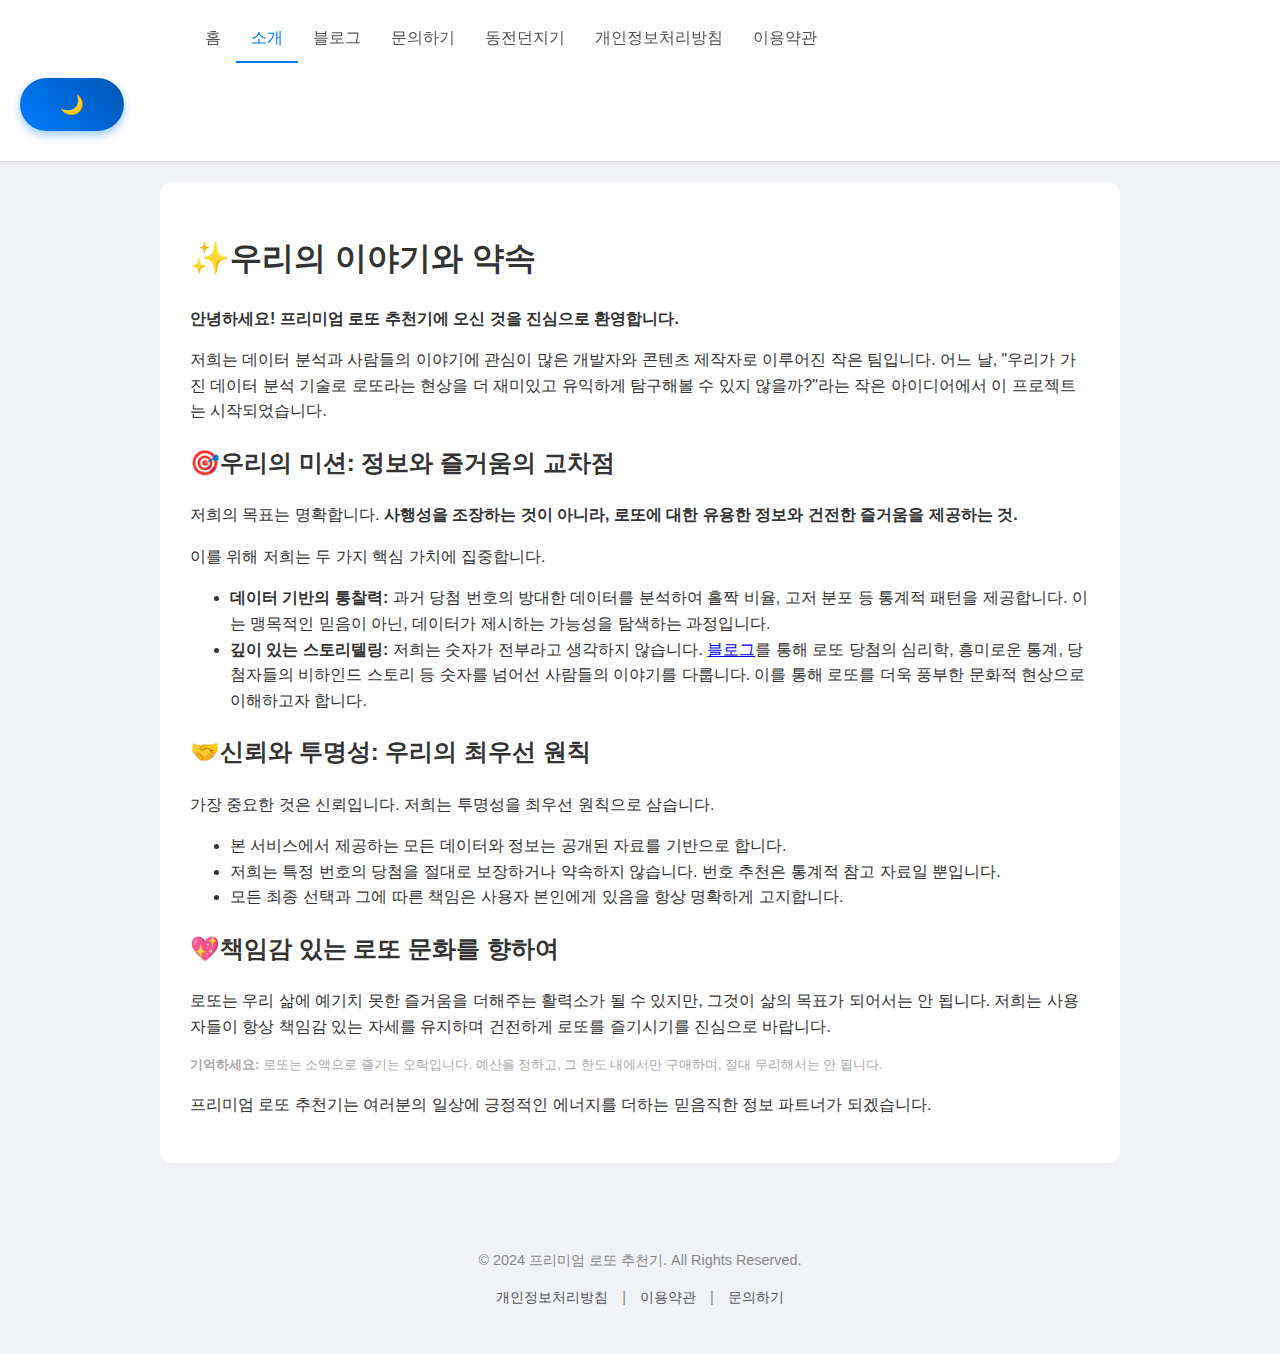
<file: about.html>
<!DOCTYPE html>
<html lang="ko">
<head>
    <meta charset="UTF-8">
    <meta name="viewport" content="width=device-width, initial-scale=1.0">
    <title>프리미엄 로또 추천기 소개 - 우리의 이야기와 약속</title>
    <link rel="stylesheet" href="style.css">
</head>
<body>
    <header>
        <nav class="top-nav">
            <a href="index.html">홈</a>
            <a href="about.html" class="active">소개</a>
            <a href="blog.html">블로그</a>
            <a href="contact.html">문의하기</a>
            <a href="coin-flip.html">동전던지기</a>
            <a href="privacy.html">개인정보처리방침</a>
            <a href="terms.html">이용약관</a>
        </nav>
        <button id="darkModeToggle" class="dark-mode-toggle">🌙</button>
    </header>

    <main class="content-page">
        <h1><span class="icon">✨</span>우리의 이야기와 약속</h1>
        
        <p><strong>안녕하세요! 프리미엄 로또 추천기에 오신 것을 진심으로 환영합니다.</strong></p>
        <p>저희는 데이터 분석과 사람들의 이야기에 관심이 많은 개발자와 콘텐츠 제작자로 이루어진 작은 팀입니다. 어느 날, "우리가 가진 데이터 분석 기술로 로또라는 현상을 더 재미있고 유익하게 탐구해볼 수 있지 않을까?"라는 작은 아이디어에서 이 프로젝트는 시작되었습니다.</p>

        <h2><span class="icon">🎯</span>우리의 미션: 정보와 즐거움의 교차점</h2>
        <p>저희의 목표는 명확합니다. <strong>사행성을 조장하는 것이 아니라, 로또에 대한 유용한 정보와 건전한 즐거움을 제공하는 것.</strong></p>
        <p>이를 위해 저희는 두 가지 핵심 가치에 집중합니다.</p>
        <ul>
            <li><strong>데이터 기반의 통찰력:</strong> 과거 당첨 번호의 방대한 데이터를 분석하여 홀짝 비율, 고저 분포 등 통계적 패턴을 제공합니다. 이는 맹목적인 믿음이 아닌, 데이터가 제시하는 가능성을 탐색하는 과정입니다.</li>
            <li><strong>깊이 있는 스토리텔링:</strong> 저희는 숫자가 전부라고 생각하지 않습니다. <a href="blog.html">블로그</a>를 통해 로또 당첨의 심리학, 흥미로운 통계, 당첨자들의 비하인드 스토리 등 숫자를 넘어선 사람들의 이야기를 다룹니다. 이를 통해 로또를 더욱 풍부한 문화적 현상으로 이해하고자 합니다.</li>
        </ul>

        <h2><span class="icon">🤝</span>신뢰와 투명성: 우리의 최우선 원칙</h2>
        <p>가장 중요한 것은 신뢰입니다. 저희는 투명성을 최우선 원칙으로 삼습니다.</p>
        <ul>
            <li>본 서비스에서 제공하는 모든 데이터와 정보는 공개된 자료를 기반으로 합니다.</li>
            <li>저희는 특정 번호의 당첨을 절대로 보장하거나 약속하지 않습니다. 번호 추천은 통계적 참고 자료일 뿐입니다.</li>
            <li>모든 최종 선택과 그에 따른 책임은 사용자 본인에게 있음을 항상 명확하게 고지합니다.</li>
        </ul>

        <h2><span class="icon">💖</span>책임감 있는 로또 문화를 향하여</h2>
        <p>로또는 우리 삶에 예기치 못한 즐거움을 더해주는 활력소가 될 수 있지만, 그것이 삶의 목표가 되어서는 안 됩니다. 저희는 사용자들이 항상 책임감 있는 자세를 유지하며 건전하게 로또를 즐기시기를 진심으로 바랍니다.</p>
        <p class="notice"><strong>기억하세요:</strong> 로또는 소액으로 즐기는 오락입니다. 예산을 정하고, 그 한도 내에서만 구매하며, 절대 무리해서는 안 됩니다.</p>
        <p>프리미엄 로또 추천기는 여러분의 일상에 긍정적인 에너지를 더하는 믿음직한 정보 파트너가 되겠습니다.</p>

    </main>

    <footer>
        <p>&copy; 2024 프리미엄 로또 추천기. All Rights Reserved.</p>
        <p>
            <a href="privacy.html">개인정보처리방침</a> | 
            <a href="terms.html">이용약관</a> | 
            <a href="contact.html">문의하기</a>
        </p>
    </footer>

<script>
// 다크 모드 스크립트
const darkModeToggle = document.getElementById('darkModeToggle');
const body = document.body;

function setTheme(theme) {
    if (theme === 'dark') {
        body.classList.add('dark-mode');
        darkModeToggle.textContent = '☀️';
    } else {
        body.classList.remove('dark-mode');
        darkModeToggle.textContent = '🌙';
    }
    localStorage.setItem('theme', theme);
}

const savedTheme = localStorage.getItem('theme') || (window.matchMedia('(prefers-color-scheme: dark)').matches ? 'dark' : 'light');
setTheme(savedTheme);

darkModeToggle.addEventListener('click', () => {
    const currentTheme = localStorage.getItem('theme') || 'light';
    const newTheme = currentTheme === 'dark' ? 'light' : 'dark';
    setTheme(newTheme);
});
</script>

</body>
</html>
</file>
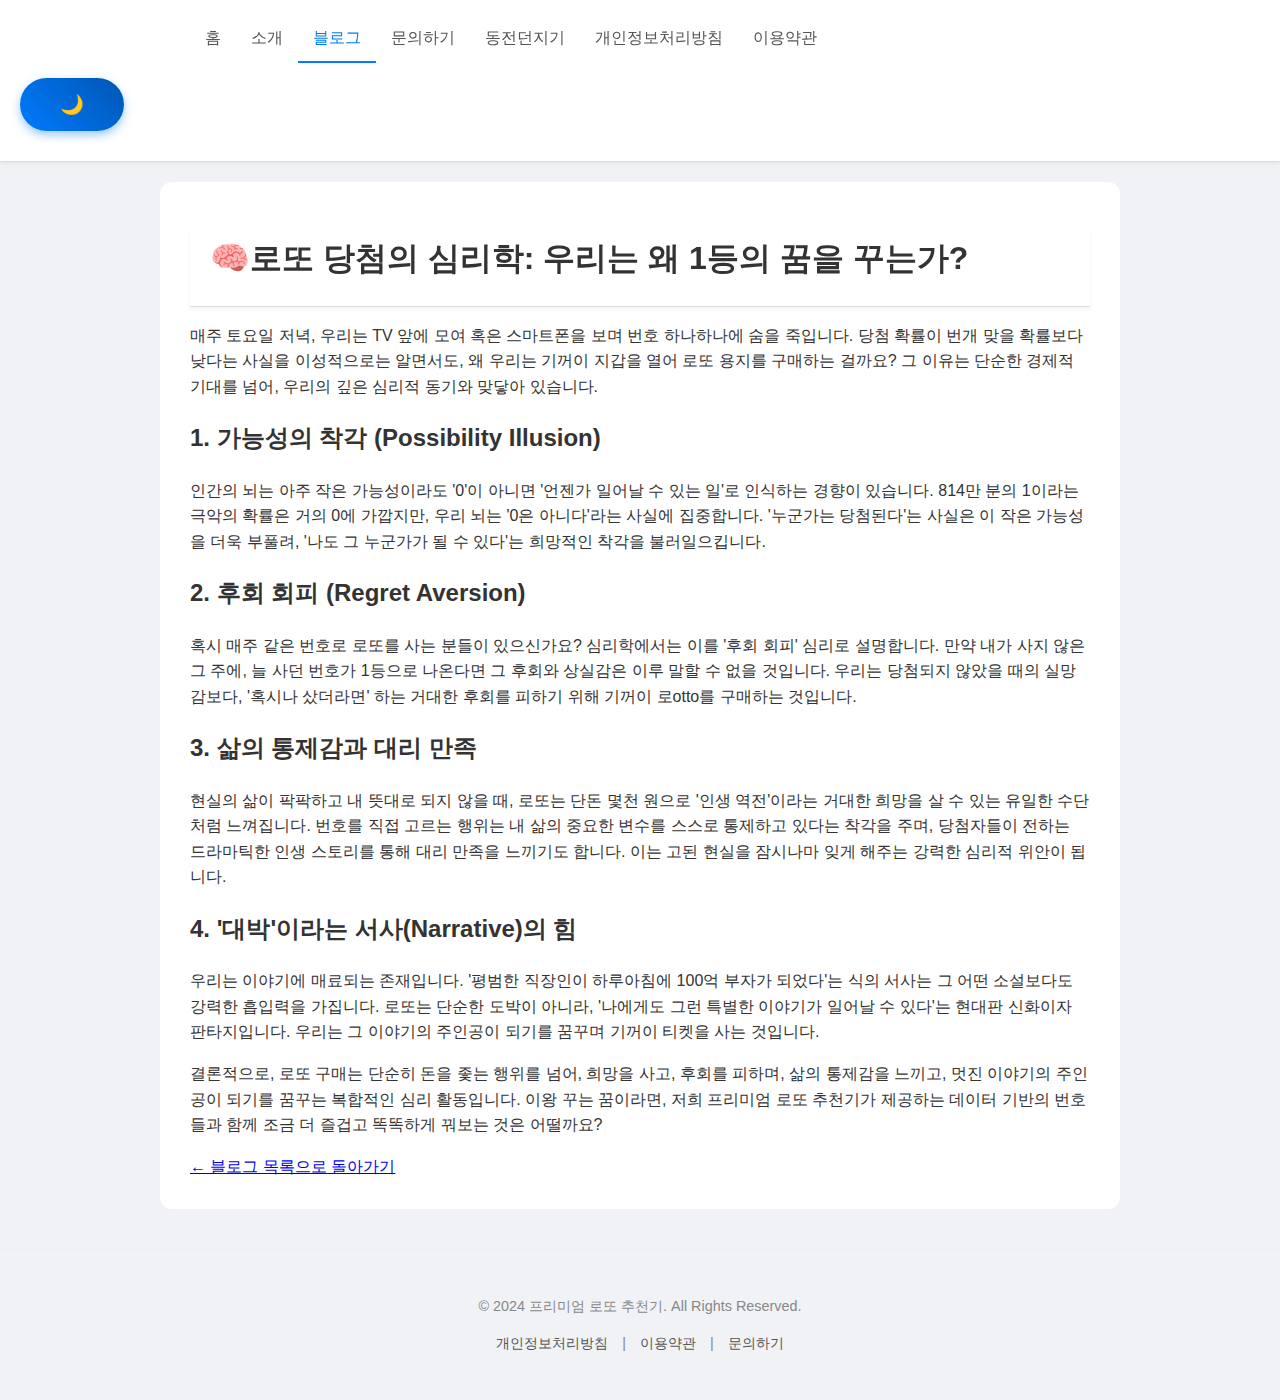
<file: blog-post-1.html>
<!DOCTYPE html>
<html lang="ko">
<head>
    <meta charset="UTF-8">
    <meta name="viewport" content="width=device-width, initial-scale=1.0">
    <title>로또 당첨의 심리학: 우리는 왜 1등의 꿈을 꾸는가? - 프리미엄 로또 추천기</title>
    <link rel="stylesheet" href="style.css">
</head>
<body>
    <header>
        <!-- 데스크톱 상단 네비게이션 -->
        <nav class="top-nav">
            <a href="index.html">홈</a>
            <a href="about.html">소개</a>
            <a href="blog.html" class="active">블로그</a>
            <a href="contact.html">문의하기</a>
            <a href="coin-flip.html">동전던지기</a>
            <a href="privacy.html">개인정보처리방침</a>
            <a href="terms.html">이용약관</a>
        </nav>
        
        <button id="darkModeToggle" class="dark-mode-toggle">🌙</button>
    </header>

    <main class="content-page blog-post">
        <article>
            <header class="blog-header">
                <h1><span class="icon">🧠</span>로또 당첨의 심리학: 우리는 왜 1등의 꿈을 꾸는가?</h1>
            </header>

            <p>매주 토요일 저녁, 우리는 TV 앞에 모여 혹은 스마트폰을 보며 번호 하나하나에 숨을 죽입니다. 당첨 확률이 번개 맞을 확률보다 낮다는 사실을 이성적으로는 알면서도, 왜 우리는 기꺼이 지갑을 열어 로또 용지를 구매하는 걸까요? 그 이유는 단순한 경제적 기대를 넘어, 우리의 깊은 심리적 동기와 맞닿아 있습니다.</p>

            <h2>1. 가능성의 착각 (Possibility Illusion)</h2>
            <p>인간의 뇌는 아주 작은 가능성이라도 '0'이 아니면 '언젠가 일어날 수 있는 일'로 인식하는 경향이 있습니다. 814만 분의 1이라는 극악의 확률은 거의 0에 가깝지만, 우리 뇌는 '0은 아니다'라는 사실에 집중합니다. '누군가는 당첨된다'는 사실은 이 작은 가능성을 더욱 부풀려, '나도 그 누군가가 될 수 있다'는 희망적인 착각을 불러일으킵니다.</p>

            <h2>2. 후회 회피 (Regret Aversion)</h2>
            <p>혹시 매주 같은 번호로 로또를 사는 분들이 있으신가요? 심리학에서는 이를 '후회 회피' 심리로 설명합니다. 만약 내가 사지 않은 그 주에, 늘 사던 번호가 1등으로 나온다면 그 후회와 상실감은 이루 말할 수 없을 것입니다. 우리는 당첨되지 않았을 때의 실망감보다, '혹시나 샀더라면' 하는 거대한 후회를 피하기 위해 기꺼이 로otto를 구매하는 것입니다.</p>

            <h2>3. 삶의 통제감과 대리 만족</h2>
            <p>현실의 삶이 팍팍하고 내 뜻대로 되지 않을 때, 로또는 단돈 몇천 원으로 '인생 역전'이라는 거대한 희망을 살 수 있는 유일한 수단처럼 느껴집니다. 번호를 직접 고르는 행위는 내 삶의 중요한 변수를 스스로 통제하고 있다는 착각을 주며, 당첨자들이 전하는 드라마틱한 인생 스토리를 통해 대리 만족을 느끼기도 합니다. 이는 고된 현실을 잠시나마 잊게 해주는 강력한 심리적 위안이 됩니다.</p>

            <h2>4. '대박'이라는 서사(Narrative)의 힘</h2>
            <p>우리는 이야기에 매료되는 존재입니다. '평범한 직장인이 하루아침에 100억 부자가 되었다'는 식의 서사는 그 어떤 소설보다도 강력한 흡입력을 가집니다. 로또는 단순한 도박이 아니라, '나에게도 그런 특별한 이야기가 일어날 수 있다'는 현대판 신화이자 판타지입니다. 우리는 그 이야기의 주인공이 되기를 꿈꾸며 기꺼이 티켓을 사는 것입니다.</p>

            <p>결론적으로, 로또 구매는 단순히 돈을 좇는 행위를 넘어, 희망을 사고, 후회를 피하며, 삶의 통제감을 느끼고, 멋진 이야기의 주인공이 되기를 꿈꾸는 복합적인 심리 활동입니다. 이왕 꾸는 꿈이라면, 저희 프리미엄 로또 추천기가 제공하는 데이터 기반의 번호들과 함께 조금 더 즐겁고 똑똑하게 꿔보는 것은 어떨까요?</p>

            <a href="blog.html" class="back-to-list">&larr; 블로그 목록으로 돌아가기</a>
        </article>
    </main>

    <footer>
        <p>&copy; 2024 프리미엄 로또 추천기. All Rights Reserved.</p>
        <p>
            <a href="privacy.html">개인정보처리방침</a> | 
            <a href="terms.html">이용약관</a> | 
            <a href="contact.html">문의하기</a>
        </p>
    </footer>

<script>
// 다크 모드 스크립트
const darkModeToggle = document.getElementById('darkModeToggle');
const body = document.body;

if (localStorage.getItem('theme') === 'dark') {
    body.classList.add('dark-mode');
    darkModeToggle.textContent = '☀️';
} else {
    body.classList.remove('dark-mode');
    darkModeToggle.textContent = '🌙';
}

darkModeToggle.addEventListener('click', () => {
    body.classList.toggle('dark-mode');
    if (body.classList.contains('dark-mode')) {
        localStorage.setItem('theme', 'dark');
        darkModeToggle.textContent = '☀️';
    } else {
        localStorage.setItem('theme', 'light');
        darkModeToggle.textContent = '🌙';
    }
});
</script>

</body>
</html>
</file>
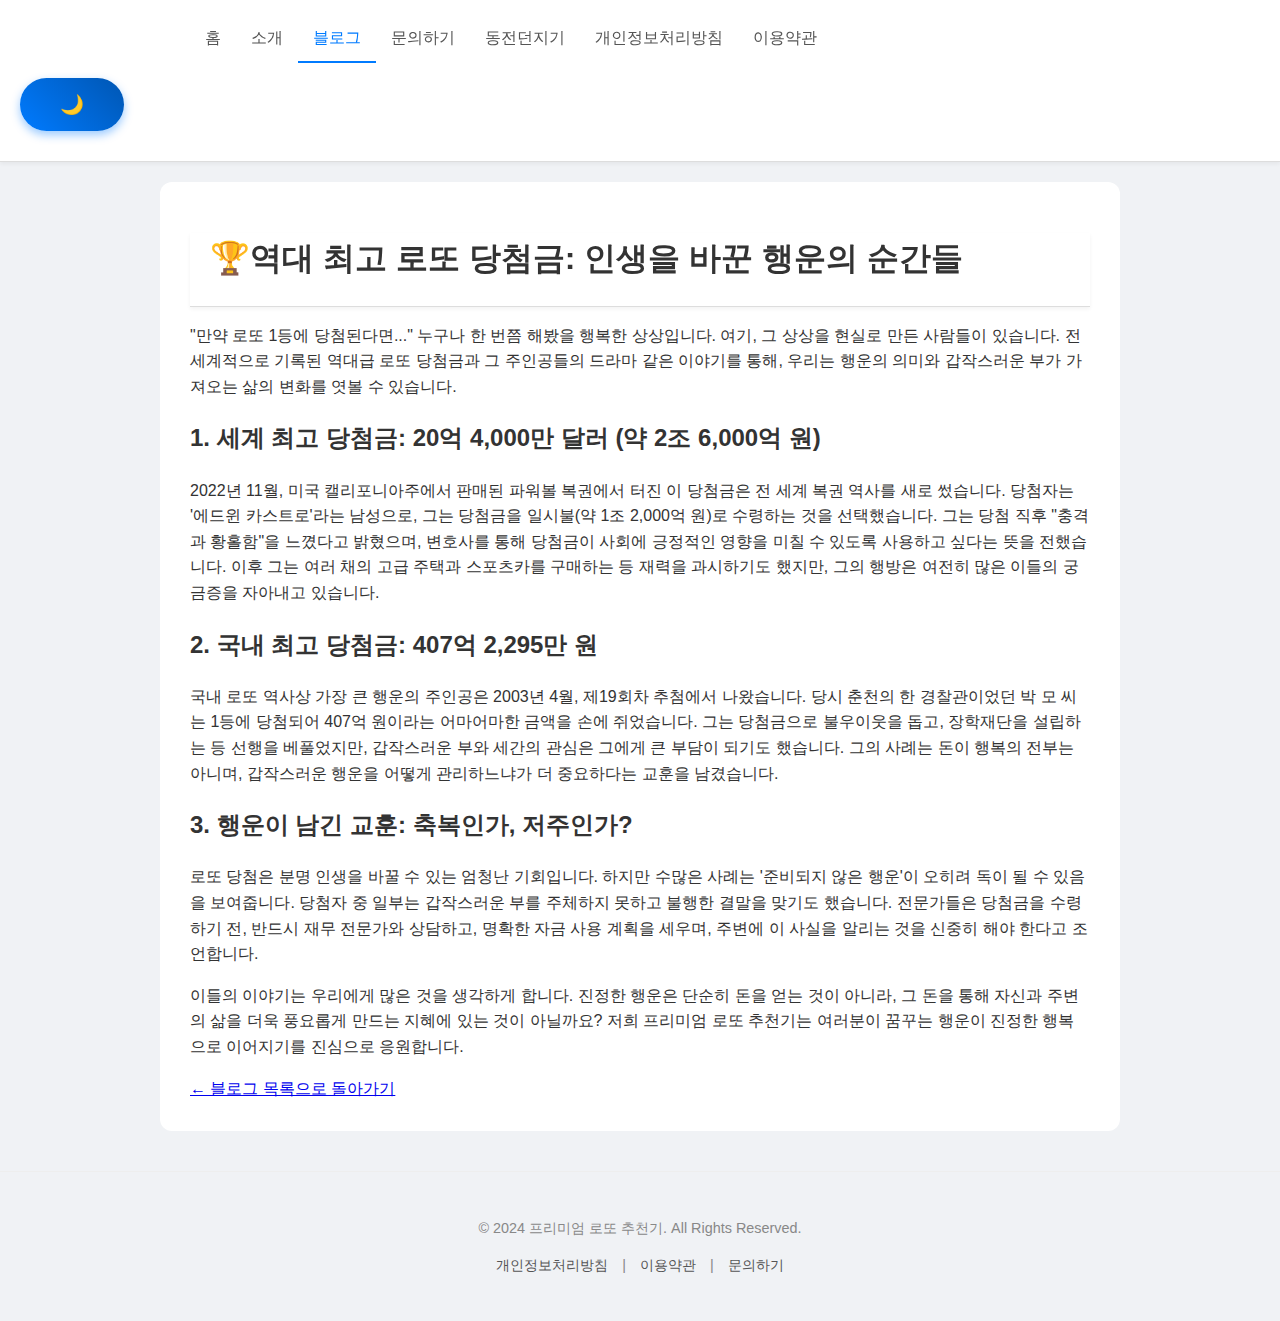
<file: blog-post-2.html>
<!DOCTYPE html>
<html lang="ko">
<head>
    <meta charset="UTF-8">
    <meta name="viewport" content="width=device-width, initial-scale=1.0">
    <title>역대 최고 로또 당첨금: 인생을 바꾼 행운의 순간들 - 프리미엄 로또 추천기</title>
    <link rel="stylesheet" href="style.css">
</head>
<body>
    <header>
        <!-- 데스크톱 상단 네비게이션 -->
        <nav class="top-nav">
            <a href="index.html">홈</a>
            <a href="about.html">소개</a>
            <a href="blog.html" class="active">블로그</a>
            <a href="contact.html">문의하기</a>
            <a href="coin-flip.html">동전던지기</a>
            <a href="privacy.html">개인정보처리방침</a>
            <a href="terms.html">이용약관</a>
        </nav>
        
        <button id="darkModeToggle" class="dark-mode-toggle">🌙</button>
    </header>

    <main class="content-page blog-post">
        <article>
            <header class="blog-header">
                <h1><span class="icon">🏆</span>역대 최고 로또 당첨금: 인생을 바꾼 행운의 순간들</h1>
            </header>

            <p>"만약 로또 1등에 당첨된다면..." 누구나 한 번쯤 해봤을 행복한 상상입니다. 여기, 그 상상을 현실로 만든 사람들이 있습니다. 전 세계적으로 기록된 역대급 로또 당첨금과 그 주인공들의 드라마 같은 이야기를 통해, 우리는 행운의 의미와 갑작스러운 부가 가져오는 삶의 변화를 엿볼 수 있습니다.</p>

            <h2>1. 세계 최고 당첨금: 20억 4,000만 달러 (약 2조 6,000억 원)</h2>
            <p>2022년 11월, 미국 캘리포니아주에서 판매된 파워볼 복권에서 터진 이 당첨금은 전 세계 복권 역사를 새로 썼습니다. 당첨자는 '에드윈 카스트로'라는 남성으로, 그는 당첨금을 일시불(약 1조 2,000억 원)로 수령하는 것을 선택했습니다. 그는 당첨 직후 "충격과 황홀함"을 느꼈다고 밝혔으며, 변호사를 통해 당첨금이 사회에 긍정적인 영향을 미칠 수 있도록 사용하고 싶다는 뜻을 전했습니다. 이후 그는 여러 채의 고급 주택과 스포츠카를 구매하는 등 재력을 과시하기도 했지만, 그의 행방은 여전히 많은 이들의 궁금증을 자아내고 있습니다.</p>

            <h2>2. 국내 최고 당첨금: 407억 2,295만 원</h2>
            <p>국내 로또 역사상 가장 큰 행운의 주인공은 2003년 4월, 제19회차 추첨에서 나왔습니다. 당시 춘천의 한 경찰관이었던 박 모 씨는 1등에 당첨되어 407억 원이라는 어마어마한 금액을 손에 쥐었습니다. 그는 당첨금으로 불우이웃을 돕고, 장학재단을 설립하는 등 선행을 베풀었지만, 갑작스러운 부와 세간의 관심은 그에게 큰 부담이 되기도 했습니다. 그의 사례는 돈이 행복의 전부는 아니며, 갑작스러운 행운을 어떻게 관리하느냐가 더 중요하다는 교훈을 남겼습니다.</p>

            <h2>3. 행운이 남긴 교훈: 축복인가, 저주인가?</h2>
            <p>로또 당첨은 분명 인생을 바꿀 수 있는 엄청난 기회입니다. 하지만 수많은 사례는 '준비되지 않은 행운'이 오히려 독이 될 수 있음을 보여줍니다. 당첨자 중 일부는 갑작스러운 부를 주체하지 못하고 불행한 결말을 맞기도 했습니다. 전문가들은 당첨금을 수령하기 전, 반드시 재무 전문가와 상담하고, 명확한 자금 사용 계획을 세우며, 주변에 이 사실을 알리는 것을 신중히 해야 한다고 조언합니다.</p>

            <p>이들의 이야기는 우리에게 많은 것을 생각하게 합니다. 진정한 행운은 단순히 돈을 얻는 것이 아니라, 그 돈을 통해 자신과 주변의 삶을 더욱 풍요롭게 만드는 지혜에 있는 것이 아닐까요? 저희 프리미엄 로또 추천기는 여러분이 꿈꾸는 행운이 진정한 행복으로 이어지기를 진심으로 응원합니다.</p>

            <a href="blog.html" class="back-to-list">&larr; 블로그 목록으로 돌아가기</a>
        </article>
    </main>

    <footer>
        <p>&copy; 2024 프리미엄 로또 추천기. All Rights Reserved.</p>
        <p>
            <a href="privacy.html">개인정보처리방침</a> | 
            <a href="terms.html">이용약관</a> | 
            <a href="contact.html">문의하기</a>
        </p>
    </footer>

<script>
// 다크 모드 스크립트
const darkModeToggle = document.getElementById('darkModeToggle');
const body = document.body;

if (localStorage.getItem('theme') === 'dark') {
    body.classList.add('dark-mode');
    darkModeToggle.textContent = '☀️';
} else {
    body.classList.remove('dark-mode');
    darkModeToggle.textContent = '🌙';
}

darkModeToggle.addEventListener('click', () => {
    body.classList.toggle('dark-mode');
    if (body.classList.contains('dark-mode')) {
        localStorage.setItem('theme', 'dark');
        darkModeToggle.textContent = '☀️';
    } else {
        localStorage.setItem('theme', 'light');
        darkModeToggle.textContent = '🌙';
    }
});
</script>

</body>
</html>
</file>
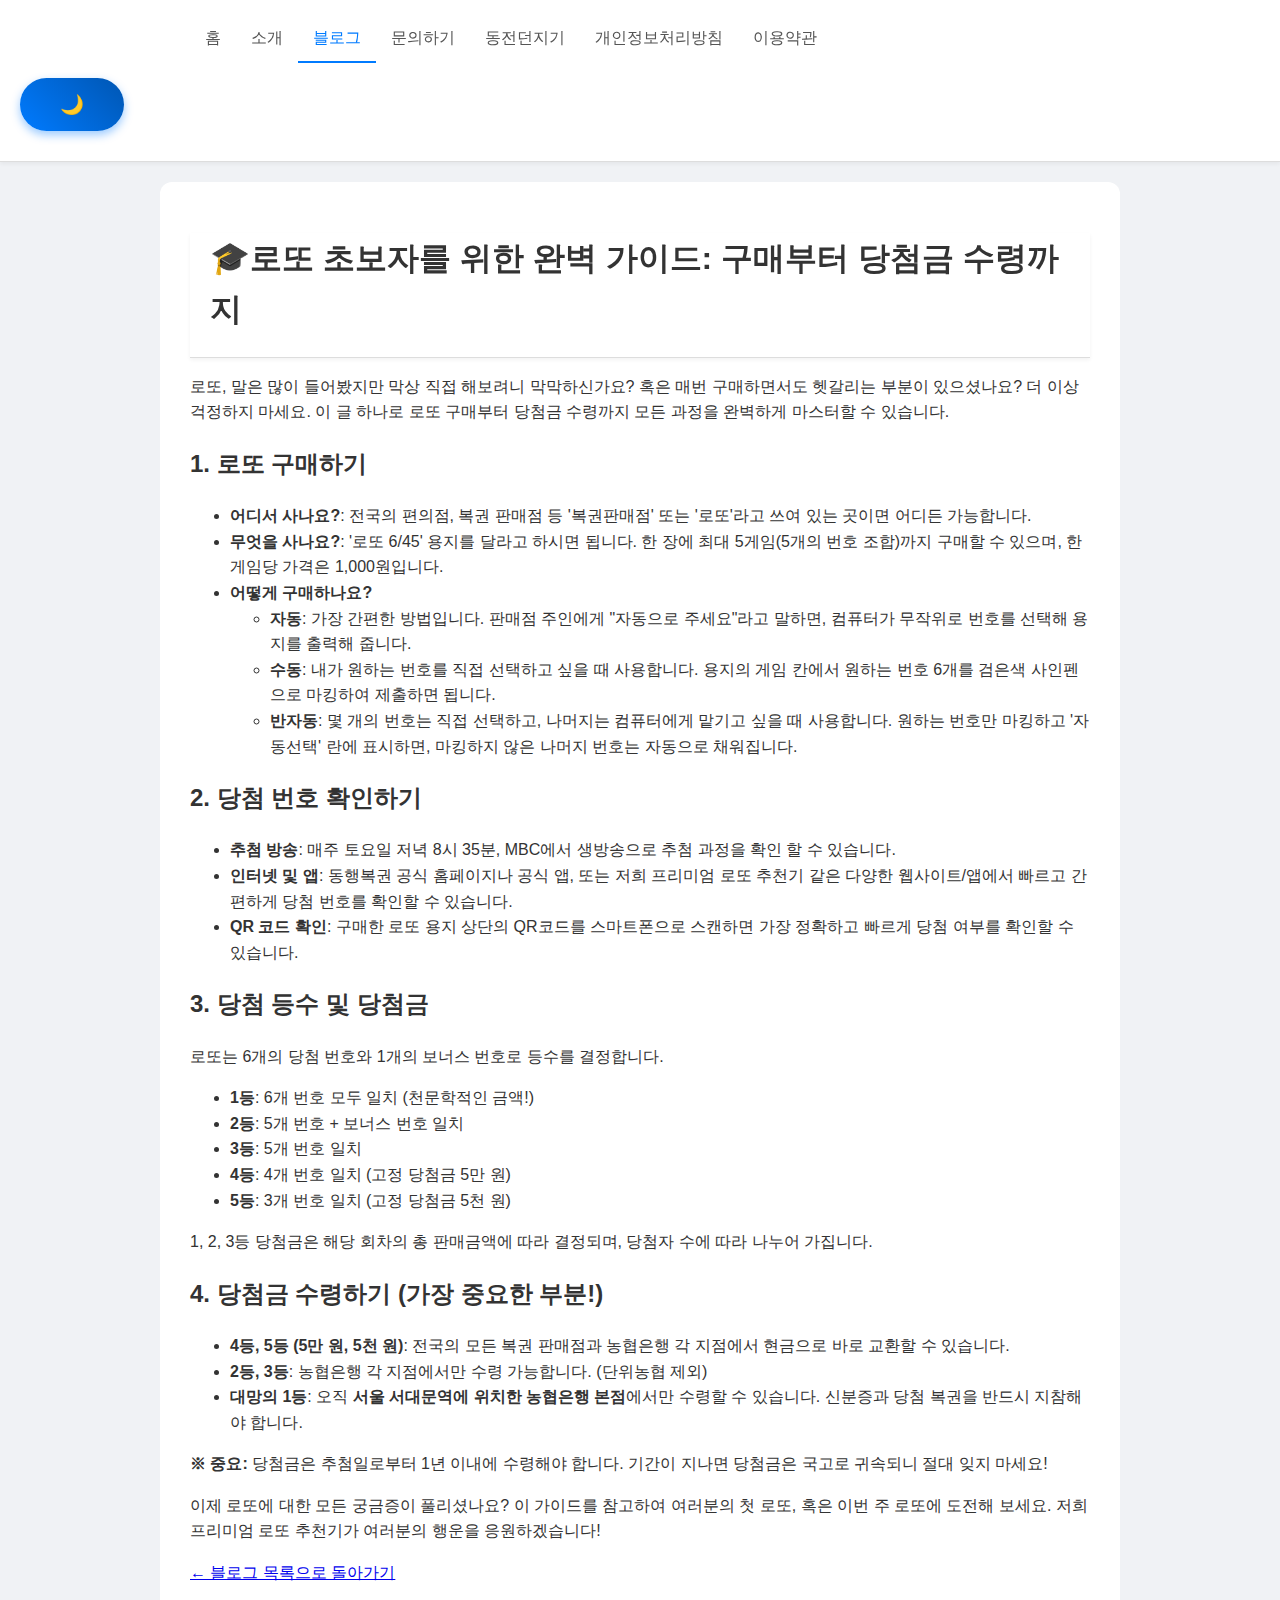
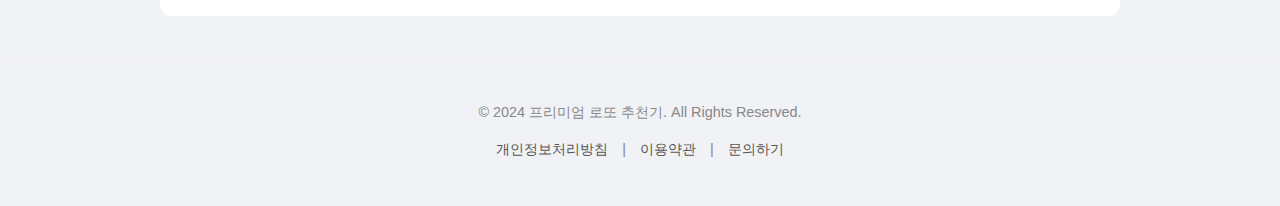
<file: blog-post-3.html>
<!DOCTYPE html>
<html lang="ko">
<head>
    <meta charset="UTF-8">
    <meta name="viewport" content="width=device-width, initial-scale=1.0">
    <title>로또 초보자를 위한 완벽 가이드: 구매부터 당첨금 수령까지 - 프리미엄 로또 추천기</title>
    <link rel="stylesheet" href="style.css">
</head>
<body>
    <header>
        <!-- 데스크톱 상단 네비게이션 -->
        <nav class="top-nav">
            <a href="index.html">홈</a>
            <a href="about.html">소개</a>
            <a href="blog.html" class="active">블로그</a>
            <a href="contact.html">문의하기</a>
            <a href="coin-flip.html">동전던지기</a>
            <a href="privacy.html">개인정보처리방침</a>
            <a href="terms.html">이용약관</a>
        </nav>
        
        <button id="darkModeToggle" class="dark-mode-toggle">🌙</button>
    </header>

    <main class="content-page blog-post">
        <article>
            <header class="blog-header">
                <h1><span class="icon">🎓</span>로또 초보자를 위한 완벽 가이드: 구매부터 당첨금 수령까지</h1>
            </header>

            <p>로또, 말은 많이 들어봤지만 막상 직접 해보려니 막막하신가요? 혹은 매번 구매하면서도 헷갈리는 부분이 있으셨나요? 더 이상 걱정하지 마세요. 이 글 하나로 로또 구매부터 당첨금 수령까지 모든 과정을 완벽하게 마스터할 수 있습니다.</p>

            <h2>1. 로또 구매하기</h2>
            <ul>
                <li><strong>어디서 사나요?</strong>: 전국의 편의점, 복권 판매점 등 '복권판매점' 또는 '로또'라고 쓰여 있는 곳이면 어디든 가능합니다.</li>
                <li><strong>무엇을 사나요?</strong>: '로또 6/45' 용지를 달라고 하시면 됩니다. 한 장에 최대 5게임(5개의 번호 조합)까지 구매할 수 있으며, 한 게임당 가격은 1,000원입니다.</li>
                <li><strong>어떻게 구매하나요?</strong>
                    <ul>
                        <li><strong>자동</strong>: 가장 간편한 방법입니다. 판매점 주인에게 "자동으로 주세요"라고 말하면, 컴퓨터가 무작위로 번호를 선택해 용지를 출력해 줍니다.</li>
                        <li><strong>수동</strong>: 내가 원하는 번호를 직접 선택하고 싶을 때 사용합니다. 용지의 게임 칸에서 원하는 번호 6개를 검은색 사인펜으로 마킹하여 제출하면 됩니다.</li>
                        <li><strong>반자동</strong>: 몇 개의 번호는 직접 선택하고, 나머지는 컴퓨터에게 맡기고 싶을 때 사용합니다. 원하는 번호만 마킹하고 '자동선택' 란에 표시하면, 마킹하지 않은 나머지 번호는 자동으로 채워집니다.</li>
                    </ul>
                </li>
            </ul>

            <h2>2. 당첨 번호 확인하기</h2>
            <ul>
                <li><strong>추첨 방송</strong>: 매주 토요일 저녁 8시 35분, MBC에서 생방송으로 추첨 과정을 확인 할 수 있습니다.</li>
                <li><strong>인터넷 및 앱</strong>: 동행복권 공식 홈페이지나 공식 앱, 또는 저희 프리미엄 로또 추천기 같은 다양한 웹사이트/앱에서 빠르고 간편하게 당첨 번호를 확인할 수 있습니다.</li>
                <li><strong>QR 코드 확인</strong>: 구매한 로또 용지 상단의 QR코드를 스마트폰으로 스캔하면 가장 정확하고 빠르게 당첨 여부를 확인할 수 있습니다.</li>
            </ul>

            <h2>3. 당첨 등수 및 당첨금</h2>
            <p>로또는 6개의 당첨 번호와 1개의 보너스 번호로 등수를 결정합니다.</p>
            <ul>
                <li><strong>1등</strong>: 6개 번호 모두 일치 (천문학적인 금액!)</li>
                <li><strong>2등</strong>: 5개 번호 + 보너스 번호 일치</li>
                <li><strong>3등</strong>: 5개 번호 일치</li>
                <li><strong>4등</strong>: 4개 번호 일치 (고정 당첨금 5만 원)</li>
                <li><strong>5등</strong>: 3개 번호 일치 (고정 당첨금 5천 원)</li>
            </ul>
            <p>1, 2, 3등 당첨금은 해당 회차의 총 판매금액에 따라 결정되며, 당첨자 수에 따라 나누어 가집니다.</p>

            <h2>4. 당첨금 수령하기 (가장 중요한 부분!)</h2>
            <ul>
                <li><strong>4등, 5등 (5만 원, 5천 원)</strong>: 전국의 모든 복권 판매점과 농협은행 각 지점에서 현금으로 바로 교환할 수 있습니다.</li>
                <li><strong>2등, 3등</strong>: 농협은행 각 지점에서만 수령 가능합니다. (단위농협 제외)</li>
                <li><strong>대망의 1등</strong>: 오직 <strong>서울 서대문역에 위치한 농협은행 본점</strong>에서만 수령할 수 있습니다. 신분증과 당첨 복권을 반드시 지참해야 합니다.</li>
            </ul>
            <p><strong>※ 중요:</strong> 당첨금은 추첨일로부터 1년 이내에 수령해야 합니다. 기간이 지나면 당첨금은 국고로 귀속되니 절대 잊지 마세요!</p>

            <p>이제 로또에 대한 모든 궁금증이 풀리셨나요? 이 가이드를 참고하여 여러분의 첫 로또, 혹은 이번 주 로또에 도전해 보세요. 저희 프리미엄 로또 추천기가 여러분의 행운을 응원하겠습니다!</p>

            <a href="blog.html" class="back-to-list">&larr; 블로그 목록으로 돌아가기</a>
        </article>
    </main>

    <footer>
        <p>&copy; 2024 프리미엄 로또 추천기. All Rights Reserved.</p>
        <p>
            <a href="privacy.html">개인정보처리방침</a> | 
            <a href="terms.html">이용약관</a> | 
            <a href="contact.html">문의하기</a>
        </p>
    </footer>

<script>
// 다크 모드 스크립트
const darkModeToggle = document.getElementById('darkModeToggle');
const body = document.body;

if (localStorage.getItem('theme') === 'dark') {
    body.classList.add('dark-mode');
    darkModeToggle.textContent = '☀️';
} else {
    body.classList.remove('dark-mode');
    darkModeToggle.textContent = '🌙';
}

darkModeToggle.addEventListener('click', () => {
    body.classList.toggle('dark-mode');
    if (body.classList.contains('dark-mode')) {
        localStorage.setItem('theme', 'dark');
        darkModeToggle.textContent = '☀️';
    } else {
        localStorage.setItem('theme', 'light');
        darkModeToggle.textContent = '🌙';
    }
});
</script>

</body>
</html>
</file>
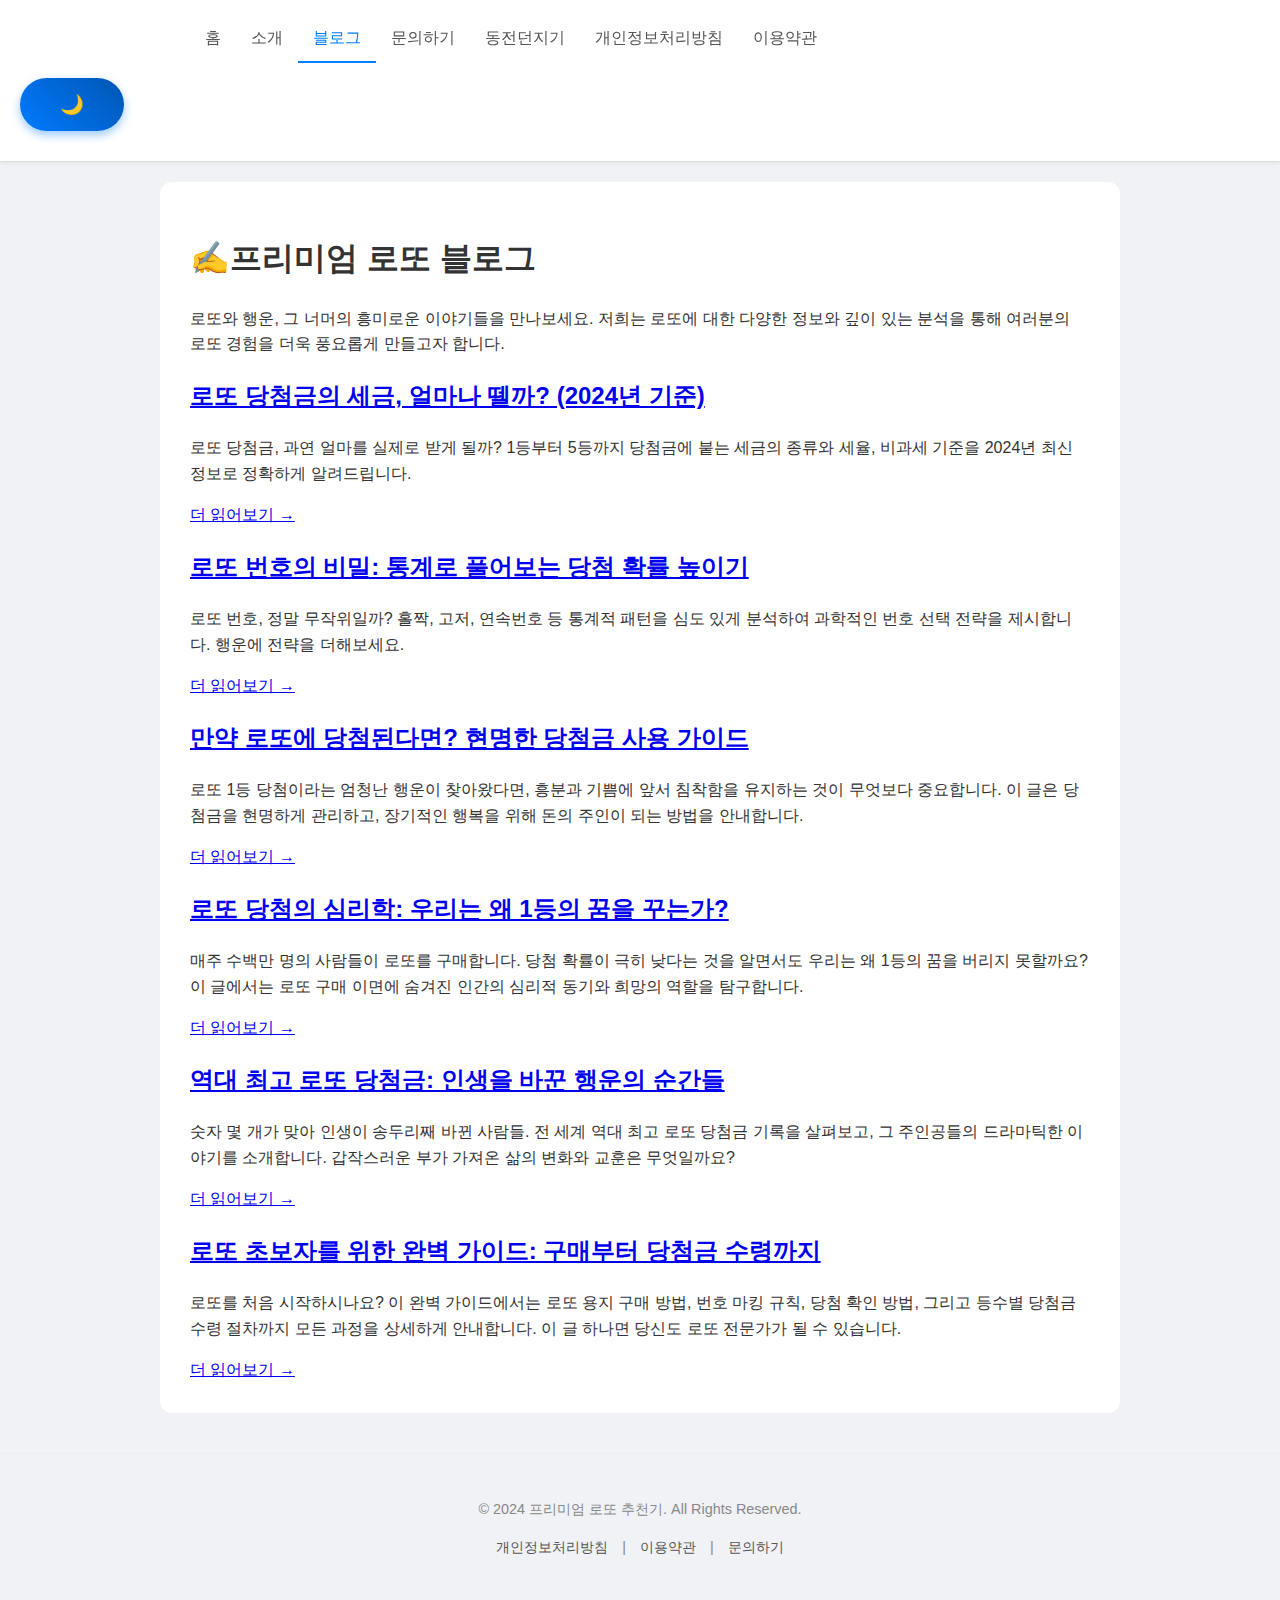
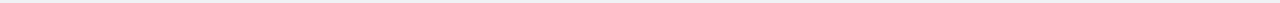
<file: blog.html>
<!DOCTYPE html>
<html lang="ko">
<head>
    <meta charset="UTF-8">
    <meta name="viewport" content="width=device-width, initial-scale=1.0">
    <title>블로그 - 로또에 대한 깊이 있는 이야기</title>
    <link rel="stylesheet" href="style.css">
</head>
<body>
    <header>
        <nav class="top-nav">
            <a href="index.html">홈</a>
            <a href="about.html">소개</a>
            <a href="blog.html" class="active">블로그</a>
            <a href="contact.html">문의하기</a>
            <a href="coin-flip.html">동전던지기</a>
            <a href="privacy.html">개인정보처리방침</a>
            <a href="terms.html">이용약관</a>
        </nav>
        <button id="darkModeToggle" class="dark-mode-toggle">🌙</button>
    </header>

    <main class="content-page">
        <h1><span class="icon">✍️</span>프리미엄 로또 블로그</h1>
        <p>로또와 행운, 그 너머의 흥미로운 이야기들을 만나보세요. 저희는 로또에 대한 다양한 정보와 깊이 있는 분석을 통해 여러분의 로또 경험을 더욱 풍요롭게 만들고자 합니다.</p>

        <section class="blog-list">
            <article class="blog-post-summary">
                <h2><a href="blog-post-6.html">로또 당첨금의 세금, 얼마나 뗄까? (2024년 기준)</a></h2>
                <p>로또 당첨금, 과연 얼마를 실제로 받게 될까? 1등부터 5등까지 당첨금에 붙는 세금의 종류와 세율, 비과세 기준을 2024년 최신 정보로 정확하게 알려드립니다.</p>
                <a href="blog-post-6.html" class="read-more">더 읽어보기 &rarr;</a>
            </article>

            <article class="blog-post-summary">
                <h2><a href="blog-post-5.html">로또 번호의 비밀: 통계로 풀어보는 당첨 확률 높이기</a></h2>
                <p>로또 번호, 정말 무작위일까? 홀짝, 고저, 연속번호 등 통계적 패턴을 심도 있게 분석하여 과학적인 번호 선택 전략을 제시합니다. 행운에 전략을 더해보세요.</p>
                <a href="blog-post-5.html" class="read-more">더 읽어보기 &rarr;</a>
            </article>

            <article class="blog-post-summary">
                <h2><a href="blog-post-4.html">만약 로또에 당첨된다면? 현명한 당첨금 사용 가이드</a></h2>
                <p>로또 1등 당첨이라는 엄청난 행운이 찾아왔다면, 흥분과 기쁨에 앞서 침착함을 유지하는 것이 무엇보다 중요합니다. 이 글은 당첨금을 현명하게 관리하고, 장기적인 행복을 위해 돈의 주인이 되는 방법을 안내합니다.</p>
                <a href="blog-post-4.html" class="read-more">더 읽어보기 &rarr;</a>
            </article>

            <article class="blog-post-summary">
                <h2><a href="blog-post-1.html">로또 당첨의 심리학: 우리는 왜 1등의 꿈을 꾸는가?</a></h2>
                <p>매주 수백만 명의 사람들이 로또를 구매합니다. 당첨 확률이 극히 낮다는 것을 알면서도 우리는 왜 1등의 꿈을 버리지 못할까요? 이 글에서는 로또 구매 이면에 숨겨진 인간의 심리적 동기와 희망의 역할을 탐구합니다.</p>
                <a href="blog-post-1.html" class="read-more">더 읽어보기 &rarr;</a>
            </article>

            <article class="blog-post-summary">
                <h2><a href="blog-post-2.html">역대 최고 로또 당첨금: 인생을 바꾼 행운의 순간들</a></h2>
                <p>숫자 몇 개가 맞아 인생이 송두리째 바뀐 사람들. 전 세계 역대 최고 로또 당첨금 기록을 살펴보고, 그 주인공들의 드라마틱한 이야기를 소개합니다. 갑작스러운 부가 가져온 삶의 변화와 교훈은 무엇일까요?</p>
                <a href="blog-post-2.html" class="read-more">더 읽어보기 &rarr;</a>
            </article>

            <article class="blog-post-summary">
                <h2><a href="blog-post-3.html">로또 초보자를 위한 완벽 가이드: 구매부터 당첨금 수령까지</a></h2>
                <p>로또를 처음 시작하시나요? 이 완벽 가이드에서는 로또 용지 구매 방법, 번호 마킹 규칙, 당첨 확인 방법, 그리고 등수별 당첨금 수령 절차까지 모든 과정을 상세하게 안내합니다. 이 글 하나면 당신도 로또 전문가가 될 수 있습니다.</p>
                <a href="blog-post-3.html" class="read-more">더 읽어보기 &rarr;</a>
            </article>
        </section>
    </main>

    <footer>
        <p>&copy; 2024 프리미엄 로또 추천기. All Rights Reserved.</p>
        <p>
            <a href="privacy.html">개인정보처리방침</a> | 
            <a href="terms.html">이용약관</a> | 
            <a href="contact.html">문의하기</a>
        </p>
    </footer>

<script>
// 다크 모드 스크립트
const darkModeToggle = document.getElementById('darkModeToggle');
const body = document.body;

function setTheme(theme) {
    if (theme === 'dark') {
        body.classList.add('dark-mode');
        darkModeToggle.textContent = '☀️';
    } else {
        body.classList.remove('dark-mode');
        darkModeToggle.textContent = '🌙';
    }
    localStorage.setItem('theme', theme);
}

const savedTheme = localStorage.getItem('theme') || (window.matchMedia('(prefers-color-scheme: dark)').matches ? 'dark' : 'light');
setTheme(savedTheme);

darkModeToggle.addEventListener('click', () => {
    const currentTheme = localStorage.getItem('theme') || 'light';
    const newTheme = currentTheme === 'dark' ? 'light' : 'dark';
    setTheme(newTheme);
});
</script>

</body>
</html>
</file>
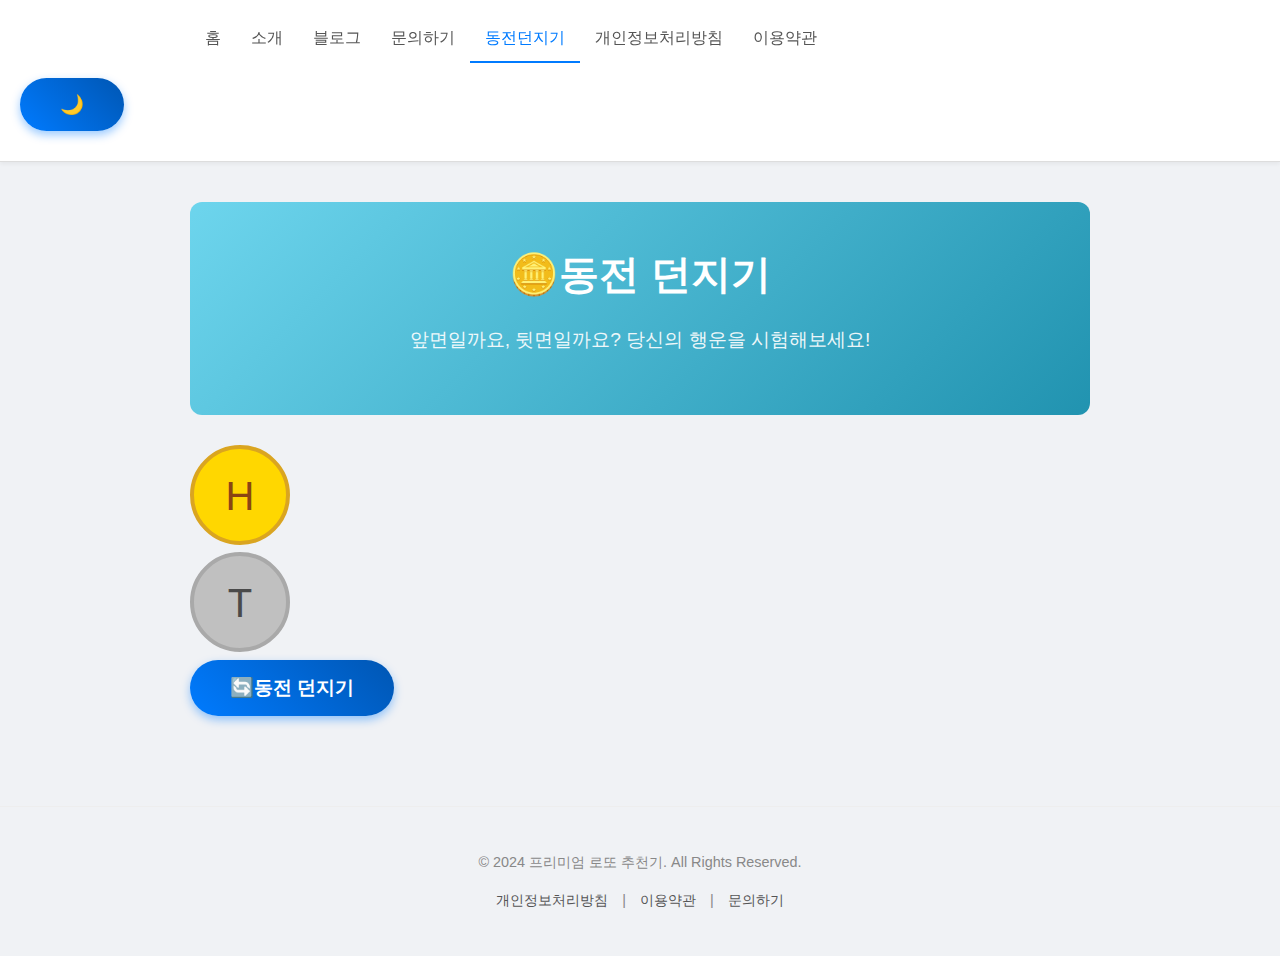
<file: coin-flip.html>
<!DOCTYPE html>
<html lang="ko">
<head>
    <meta charset="UTF-8">
    <meta name="viewport" content="width=device-width, initial-scale=1.0">
    <title>동전 던지기 - 행운을 시험해보세요</title>
    <link rel="stylesheet" href="style.css">
</head>
<body>
    <header>
        <!-- 데스크톱 상단 네비게이션 -->
        <nav class="top-nav">
            <a href="index.html">홈</a>
            <a href="about.html">소개</a>
            <a href="blog.html">블로그</a>
            <a href="contact.html">문의하기</a>
            <a href="coin-flip.html" class="active">동전던지기</a>
            <a href="privacy.html">개인정보처리방침</a>
            <a href="terms.html">이용약관</a>
        </nav>
        
        <button id="darkModeToggle" class="dark-mode-toggle">🌙</button>
    </header>

    <main>
        <section class="hero">
            <h1><span class="icon">🪙</span>동전 던지기</h1>
            <p class="subtitle">앞면일까요, 뒷면일까요? 당신의 행운을 시험해보세요!</p>
        </section>

        <section class="coin-container">
            <div id="coin">
                <div id="heads" class="coin-face">
                    <img src="heads.svg" alt="앞면">
                </div>
                <div id="tails" class="coin-face">
                    <img src="tails.svg" alt="뒷면">
                </div>
            </div>
            <button id="flipButton" class="lotto-btn"><span class="icon">🔄</span>동전 던지기</button>
            <div id="result"></div>
        </section>
    </main>

    <footer>
        <p>&copy; 2024 프리미엄 로또 추천기. All Rights Reserved.</p>
        <p>
            <a href="privacy.html">개인정보처리방침</a> | 
            <a href="terms.html">이용약관</a> | 
            <a href="contact.html">문의하기</a>
        </p>
    </footer>

    <script>
        const coin = document.getElementById('coin');
        const result = document.getElementById('result');
        const flipButton = document.getElementById('flipButton');
        let isFlipping = false;
        let currentRotation = 0; // Y축 회전 각도

        function flipCoin() {
            if (isFlipping) return;
            isFlipping = true;
            result.textContent = '';

            // 1. 최종 결과 결정 (앞면: 0, 뒷면: 1)
            const outcome = Math.random() < 0.5 ? 0 : 1; 

            // 2. 회전 애니메이션 설정
            // 기본 5~10바퀴 회전
            const randomSpins = Math.floor(Math.random() * 6) + 5; 
            // 최종 각도 계산: (전체 회전) + (뒷면일 경우 180도 추가)
            const targetRotation = currentRotation + (randomSpins * 360) + (outcome * 180);
            
            coin.style.transition = 'transform 3s cubic-bezier(0.3, 0, 0.3, 1)';
            coin.style.transform = `rotateY(${targetRotation}deg)`;

            // 3. 현재 회전 상태 저장 (다음 던지기를 위해)
            // 360도로 나눈 나머지를 저장하여 불필요하게 큰 값이 되는 것을 방지
            currentRotation = targetRotation % 360;

            // 4. 애니메이션 종료 후 결과 표시
            setTimeout(() => {
                result.textContent = outcome === 0 ? '앞면입니다!' : '뒷면입니다!';
                isFlipping = false;

                // 애니메이션 효과를 부드럽게 만들기 위해 transition을 잠시 제거
                coin.style.transition = 'none'; 
            }, 3000);
        }

        flipButton.addEventListener('click', flipCoin);

        // 다크 모드 스크립트
        const darkModeToggle = document.getElementById('darkModeToggle');
        const body = document.body;

        if (localStorage.getItem('theme') === 'dark') {
            body.classList.add('dark-mode');
            darkModeToggle.textContent = '☀️';
        } else {
            body.classList.remove('dark-mode');
            darkModeToggle.textContent = '🌙';
        }

        darkModeToggle.addEventListener('click', () => {
            body.classList.toggle('dark-mode');
            if (body.classList.contains('dark-mode')) {
                localStorage.setItem('theme', 'dark');
                darkModeToggle.textContent = '☀️';
            } else {
                localStorage.setItem('theme', 'light');
                darkModeToggle.textContent = '🌙';
            }
        });
    </script>
</body>
</html>
</file>
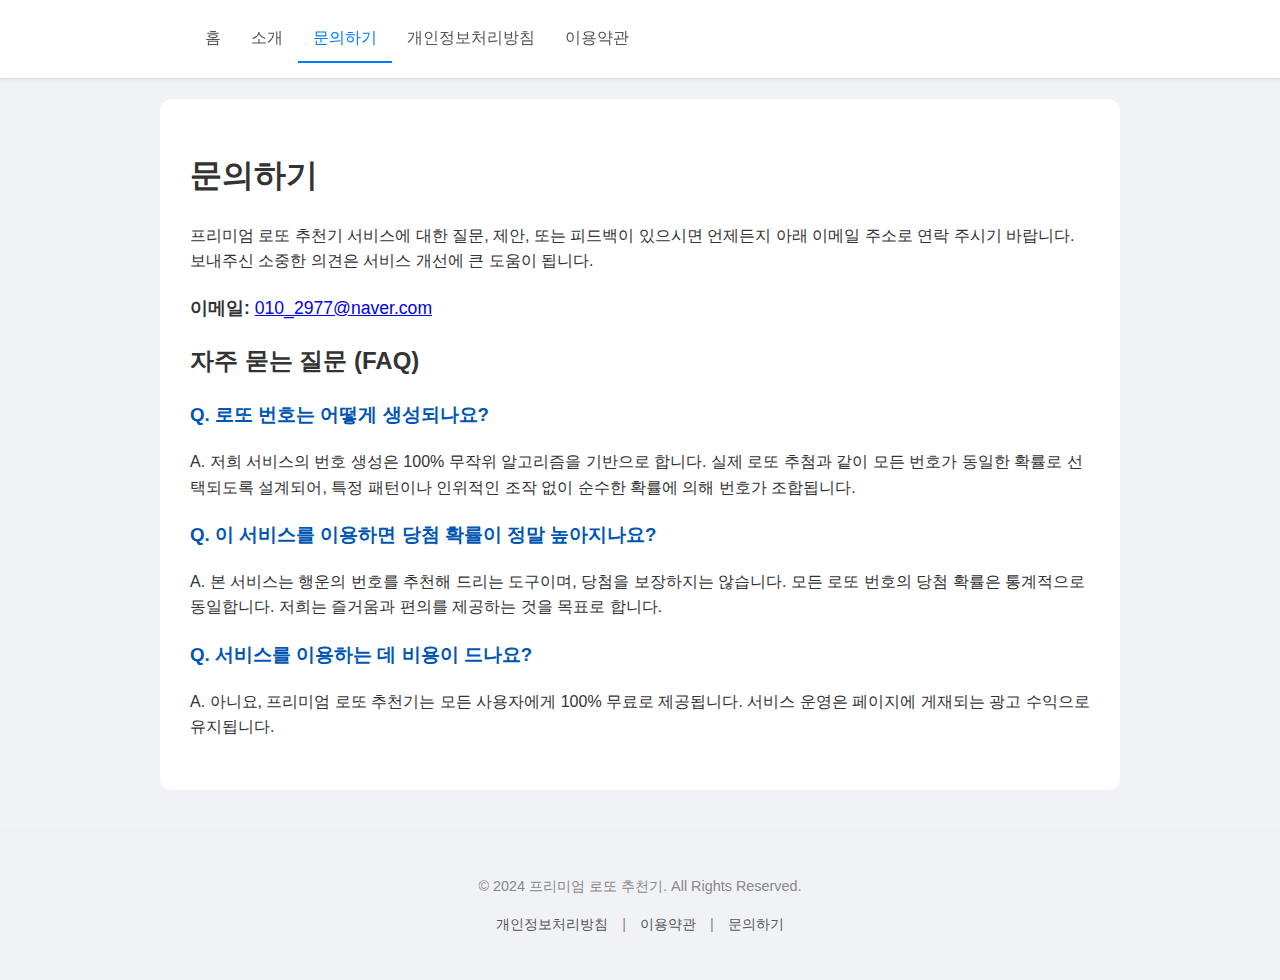
<file: contact.html>
<!DOCTYPE html>
<html lang="ko">
<head>
    <meta charset="UTF-8">
    <meta name="viewport" content="width=device-width, initial-scale=1.0">
    <title>문의하기 - 프리미엄 로또 추천기</title>
    <link rel="stylesheet" href="style.css">
</head>
<body>
    <header>
        <nav>
            <a href="index.html">홈</a>
            <a href="about.html">소개</a>
            <a href="contact.html" class="active">문의하기</a>
            <a href="privacy.html">개인정보처리방침</a>
            <a href="terms.html">이용약관</a>
        </nav>
    </header>

    <main class="content-page">
        <h1>문의하기</h1>
        <p>프리미엄 로또 추천기 서비스에 대한 질문, 제안, 또는 피드백이 있으시면 언제든지 아래 이메일 주소로 연락 주시기 바랍니다. 보내주신 소중한 의견은 서비스 개선에 큰 도움이 됩니다.</p>

        <div class="contact-info">
            <p><strong>이메일:</strong> <a href="mailto:010_2977@naver.com">010_2977@naver.com</a></p>
        </div>

        <h2>자주 묻는 질문 (FAQ)</h2>
        <div class="faq-item">
            <h3>Q. 로또 번호는 어떻게 생성되나요?</h3>
            <p>A. 저희 서비스의 번호 생성은 100% 무작위 알고리즘을 기반으로 합니다. 실제 로또 추첨과 같이 모든 번호가 동일한 확률로 선택되도록 설계되어, 특정 패턴이나 인위적인 조작 없이 순수한 확률에 의해 번호가 조합됩니다.</p>
        </div>
        <div class="faq-item">
            <h3>Q. 이 서비스를 이용하면 당첨 확률이 정말 높아지나요?</h3>
            <p>A. 본 서비스는 행운의 번호를 추천해 드리는 도구이며, 당첨을 보장하지는 않습니다. 모든 로또 번호의 당첨 확률은 통계적으로 동일합니다. 저희는 즐거움과 편의를 제공하는 것을 목표로 합니다.</p>
        </div>
        <div class="faq-item">
            <h3>Q. 서비스를 이용하는 데 비용이 드나요?</h3>
            <p>A. 아니요, 프리미엄 로또 추천기는 모든 사용자에게 100% 무료로 제공됩니다. 서비스 운영은 페이지에 게재되는 광고 수익으로 유지됩니다.</p>
        </div>

    </main>

    <footer>
        <p>&copy; 2024 프리미엄 로또 추천기. All Rights Reserved.</p>
        <p>
            <a href="privacy.html">개인정보처리방침</a> | 
            <a href="terms.html">이용약관</a> | 
            <a href="contact.html">문의하기</a>
        </p>
    </footer>
</body>
</html>
</file>
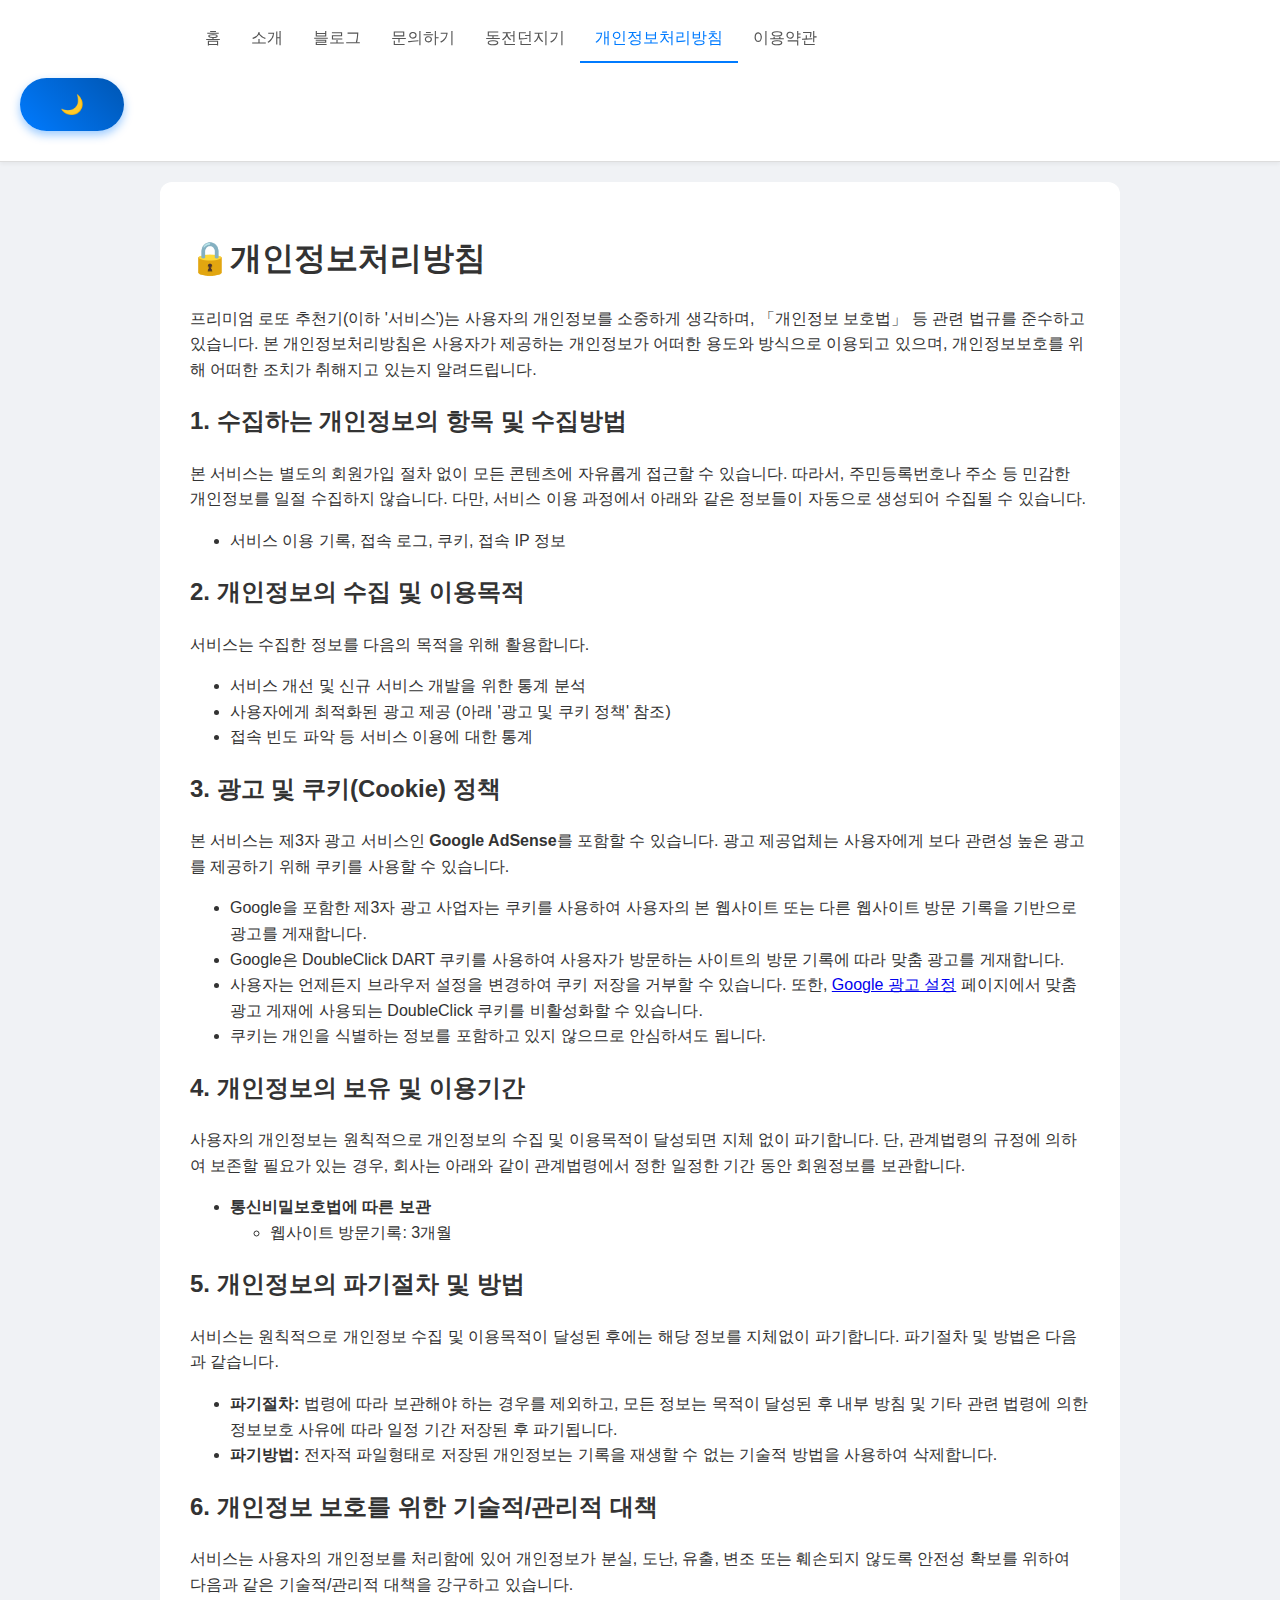
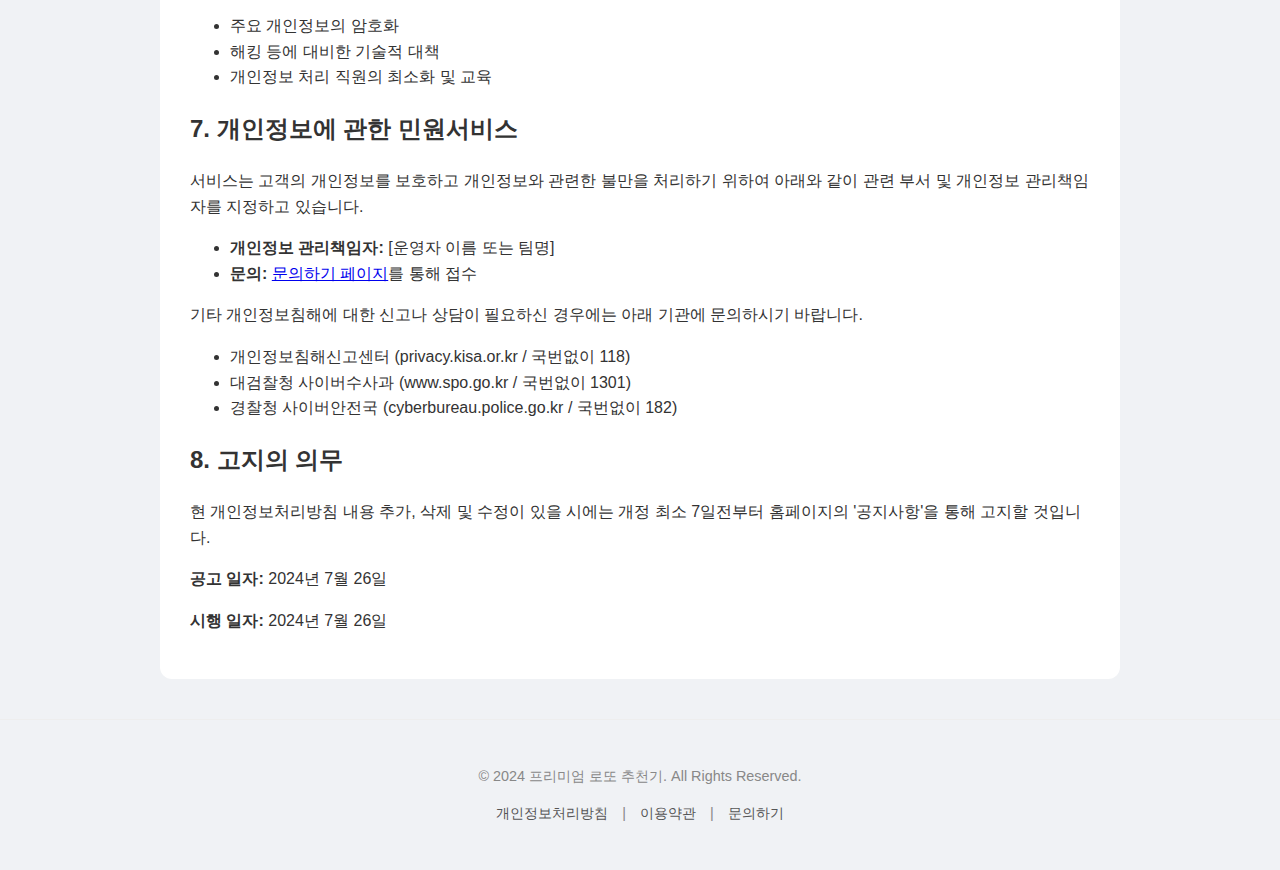
<file: privacy.html>
<!DOCTYPE html>
<html lang="ko">
<head>
    <meta charset="UTF-8">
    <meta name="viewport" content="width=device-width, initial-scale=1.0">
    <title>개인정보처리방침 - 프리미엄 로또 추천기</title>
    <link rel="stylesheet" href="style.css">
</head>
<body>
    <header>
        <!-- 데스크톱 상단 네비게이션 -->
        <nav class="top-nav">
            <a href="index.html">홈</a>
            <a href="about.html">소개</a>
            <a href="blog.html">블로그</a>
            <a href="contact.html">문의하기</a>
            <a href="coin-flip.html">동전던지기</a>
            <a href="privacy.html" class="active">개인정보처리방침</a>
            <a href="terms.html">이용약관</a>
        </nav>
        
        <button id="darkModeToggle" class="dark-mode-toggle">🌙</button>
    </header>

    <main class="content-page">
        <h1><span class="icon">🔒</span>개인정보처리방침</h1>

        <p>프리미엄 로또 추천기(이하 '서비스')는 사용자의 개인정보를 소중하게 생각하며, 「개인정보 보호법」 등 관련 법규를 준수하고 있습니다. 본 개인정보처리방침은 사용자가 제공하는 개인정보가 어떠한 용도와 방식으로 이용되고 있으며, 개인정보보호를 위해 어떠한 조치가 취해지고 있는지 알려드립니다.</p>

        <h2>1. 수집하는 개인정보의 항목 및 수집방법</h2>
        <p>본 서비스는 별도의 회원가입 절차 없이 모든 콘텐츠에 자유롭게 접근할 수 있습니다. 따라서, 주민등록번호나 주소 등 민감한 개인정보를 일절 수집하지 않습니다. 다만, 서비스 이용 과정에서 아래와 같은 정보들이 자동으로 생성되어 수집될 수 있습니다.</p>
        <ul>
            <li>서비스 이용 기록, 접속 로그, 쿠키, 접속 IP 정보</li>
        </ul>

        <h2>2. 개인정보의 수집 및 이용목적</h2>
        <p>서비스는 수집한 정보를 다음의 목적을 위해 활용합니다.</p>
        <ul>
            <li>서비스 개선 및 신규 서비스 개발을 위한 통계 분석</li>
            <li>사용자에게 최적화된 광고 제공 (아래 '광고 및 쿠키 정책' 참조)</li>
            <li>접속 빈도 파악 등 서비스 이용에 대한 통계</li>
        </ul>

        <h2>3. 광고 및 쿠키(Cookie) 정책</h2>
        <p>본 서비스는 제3자 광고 서비스인 <strong>Google AdSense</strong>를 포함할 수 있습니다. 광고 제공업체는 사용자에게 보다 관련성 높은 광고를 제공하기 위해 쿠키를 사용할 수 있습니다.</p>
        <ul>
            <li>Google을 포함한 제3자 광고 사업자는 쿠키를 사용하여 사용자의 본 웹사이트 또는 다른 웹사이트 방문 기록을 기반으로 광고를 게재합니다.</li>
            <li>Google은 DoubleClick DART 쿠키를 사용하여 사용자가 방문하는 사이트의 방문 기록에 따라 맞춤 광고를 게재합니다.</li>
            <li>사용자는 언제든지 브라우저 설정을 변경하여 쿠키 저장을 거부할 수 있습니다. 또한, <a href="https://adssettings.google.com/authenticated" target="_blank" rel="noopener noreferrer">Google 광고 설정</a> 페이지에서 맞춤 광고 게재에 사용되는 DoubleClick 쿠키를 비활성화할 수 있습니다.</li>
            <li>쿠키는 개인을 식별하는 정보를 포함하고 있지 않으므로 안심하셔도 됩니다.</li>
        </ul>

        <h2>4. 개인정보의 보유 및 이용기간</h2>
        <p>사용자의 개인정보는 원칙적으로 개인정보의 수집 및 이용목적이 달성되면 지체 없이 파기합니다. 단, 관계법령의 규정에 의하여 보존할 필요가 있는 경우, 회사는 아래와 같이 관계법령에서 정한 일정한 기간 동안 회원정보를 보관합니다.</p>
        <ul>
            <li><strong>통신비밀보호법에 따른 보관</strong>
                <ul>
                    <li>웹사이트 방문기록: 3개월</li>
                </ul>
            </li>
        </ul>

        <h2>5. 개인정보의 파기절차 및 방법</h2>
        <p>서비스는 원칙적으로 개인정보 수집 및 이용목적이 달성된 후에는 해당 정보를 지체없이 파기합니다. 파기절차 및 방법은 다음과 같습니다.</p>
        <ul>
            <li><strong>파기절차:</strong> 법령에 따라 보관해야 하는 경우를 제외하고, 모든 정보는 목적이 달성된 후 내부 방침 및 기타 관련 법령에 의한 정보보호 사유에 따라 일정 기간 저장된 후 파기됩니다.</li>
            <li><strong>파기방법:</strong> 전자적 파일형태로 저장된 개인정보는 기록을 재생할 수 없는 기술적 방법을 사용하여 삭제합니다.</li>
        </ul>

        <h2>6. 개인정보 보호를 위한 기술적/관리적 대책</h2>
        <p>서비스는 사용자의 개인정보를 처리함에 있어 개인정보가 분실, 도난, 유출, 변조 또는 훼손되지 않도록 안전성 확보를 위하여 다음과 같은 기술적/관리적 대책을 강구하고 있습니다.</p>
        <ul>
            <li>주요 개인정보의 암호화</li>
            <li>해킹 등에 대비한 기술적 대책</li>
            <li>개인정보 처리 직원의 최소화 및 교육</li>
        </ul>

        <h2>7. 개인정보에 관한 민원서비스</h2>
        <p>서비스는 고객의 개인정보를 보호하고 개인정보와 관련한 불만을 처리하기 위하여 아래와 같이 관련 부서 및 개인정보 관리책임자를 지정하고 있습니다.</p>
        <ul>
            <li><strong>개인정보 관리책임자:</strong> [운영자 이름 또는 팀명]</li>
            <li><strong>문의:</strong> <a href="contact.html">문의하기 페이지</a>를 통해 접수</li>
        </ul>
        <p>기타 개인정보침해에 대한 신고나 상담이 필요하신 경우에는 아래 기관에 문의하시기 바랍니다.</p>
        <ul>
            <li>개인정보침해신고센터 (privacy.kisa.or.kr / 국번없이 118)</li>
            <li>대검찰청 사이버수사과 (www.spo.go.kr / 국번없이 1301)</li>
            <li>경찰청 사이버안전국 (cyberbureau.police.go.kr / 국번없이 182)</li>
        </ul>

        <h2>8. 고지의 의무</h2>
        <p>현 개인정보처리방침 내용 추가, 삭제 및 수정이 있을 시에는 개정 최소 7일전부터 홈페이지의 '공지사항'을 통해 고지할 것입니다.</p>

        <p><strong>공고 일자:</strong> 2024년 7월 26일</p>
        <p><strong>시행 일자:</strong> 2024년 7월 26일</p>
    </main>

    <footer>
        <p>&copy; 2024 프리미엄 로또 추천기. All Rights Reserved.</p>
        <p>
            <a href="privacy.html">개인정보처리방침</a> | 
            <a href="terms.html">이용약관</a> | 
            <a href="contact.html">문의하기</a>
        </p>
    </footer>

<script>
// 다크 모드 스크립트
const darkModeToggle = document.getElementById('darkModeToggle');
const body = document.body;

if (localStorage.getItem('theme') === 'dark') {
    body.classList.add('dark-mode');
    darkModeToggle.textContent = '☀️';
} else {
    body.classList.remove('dark-mode');
    darkModeToggle.textContent = '🌙';
}

darkModeToggle.addEventListener('click', () => {
    body.classList.toggle('dark-mode');
    if (body.classList.contains('dark-mode')) {
        localStorage.setItem('theme', 'dark');
        darkModeToggle.textContent = '☀️';
    } else {
        localStorage.setItem('theme', 'light');
        darkModeToggle.textContent = '🌙';
    }
});
</script>

</body>
</html>
</file>
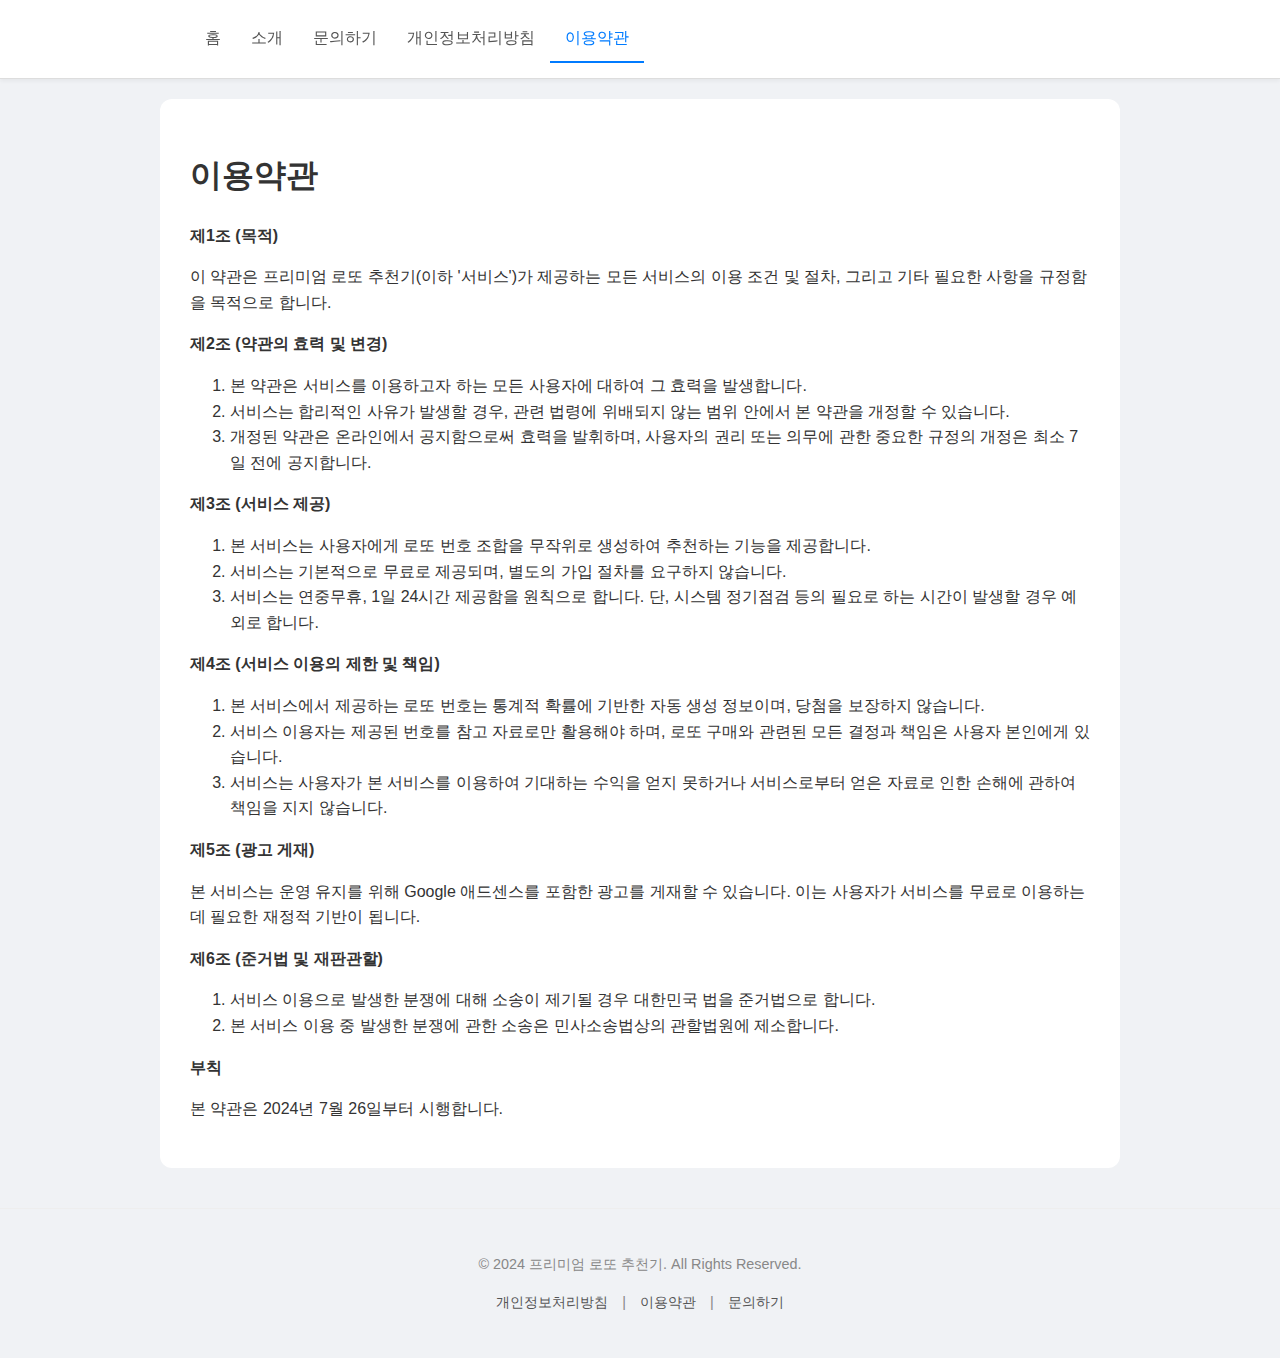
<file: terms.html>
<!DOCTYPE html>
<html lang="ko">
<head>
    <meta charset="UTF-8">
    <meta name="viewport" content="width=device-width, initial-scale=1.0">
    <title>이용약관 - 프리미엄 로또 추천기</title>
    <link rel="stylesheet" href="style.css">
</head>
<body>
    <header>
        <nav>
            <a href="index.html">홈</a>
            <a href="about.html">소개</a>
            <a href="contact.html">문의하기</a>
            <a href="privacy.html">개인정보처리방침</a>
            <a href="terms.html" class="active">이용약관</a>
        </nav>
    </header>

    <main class="content-page">
        <h1>이용약관</h1>
        <p><strong>제1조 (목적)</strong></p>
        <p>이 약관은 프리미엄 로또 추천기(이하 '서비스')가 제공하는 모든 서비스의 이용 조건 및 절차, 그리고 기타 필요한 사항을 규정함을 목적으로 합니다.</p>

        <p><strong>제2조 (약관의 효력 및 변경)</strong></p>
        <ol>
            <li>본 약관은 서비스를 이용하고자 하는 모든 사용자에 대하여 그 효력을 발생합니다.</li>
            <li>서비스는 합리적인 사유가 발생할 경우, 관련 법령에 위배되지 않는 범위 안에서 본 약관을 개정할 수 있습니다.</li>
            <li>개정된 약관은 온라인에서 공지함으로써 효력을 발휘하며, 사용자의 권리 또는 의무에 관한 중요한 규정의 개정은 최소 7일 전에 공지합니다.</li>
        </ol>

        <p><strong>제3조 (서비스 제공)</strong></p>
        <ol>
            <li>본 서비스는 사용자에게 로또 번호 조합을 무작위로 생성하여 추천하는 기능을 제공합니다.</li>
            <li>서비스는 기본적으로 무료로 제공되며, 별도의 가입 절차를 요구하지 않습니다.</li>
            <li>서비스는 연중무휴, 1일 24시간 제공함을 원칙으로 합니다. 단, 시스템 정기점검 등의 필요로 하는 시간이 발생할 경우 예외로 합니다.</li>
        </ol>

        <p><strong>제4조 (서비스 이용의 제한 및 책임)</strong></p>
        <ol>
            <li>본 서비스에서 제공하는 로또 번호는 통계적 확률에 기반한 자동 생성 정보이며, 당첨을 보장하지 않습니다.</li>
            <li>서비스 이용자는 제공된 번호를 참고 자료로만 활용해야 하며, 로또 구매와 관련된 모든 결정과 책임은 사용자 본인에게 있습니다.</li>
            <li>서비스는 사용자가 본 서비스를 이용하여 기대하는 수익을 얻지 못하거나 서비스로부터 얻은 자료로 인한 손해에 관하여 책임을 지지 않습니다.</li>
        </ol>

        <p><strong>제5조 (광고 게재)</strong></p>
        <p>본 서비스는 운영 유지를 위해 Google 애드센스를 포함한 광고를 게재할 수 있습니다. 이는 사용자가 서비스를 무료로 이용하는 데 필요한 재정적 기반이 됩니다.</p>

        <p><strong>제6조 (준거법 및 재판관할)</strong></p>
        <ol>
            <li>서비스 이용으로 발생한 분쟁에 대해 소송이 제기될 경우 대한민국 법을 준거법으로 합니다.</li>
            <li>본 서비스 이용 중 발생한 분쟁에 관한 소송은 민사소송법상의 관할법원에 제소합니다.</li>
        </ol>

        <p><strong>부칙</strong></p>
        <p>본 약관은 2024년 7월 26일부터 시행합니다.</p>
    </main>

    <footer>
        <p>&copy; 2024 프리미엄 로또 추천기. All Rights Reserved.</p>
        <p>
            <a href="privacy.html">개인정보처리방침</a> | 
            <a href="terms.html">이용약관</a> | 
            <a href="contact.html">문의하기</a>
        </p>
    </footer>
</body>
</html>
</file>
<file: style.css>
body {
    margin: 0;
    font-family: 'Segoe UI', Roboto, Oxygen, Ubuntu, Cantarell, 'Open Sans', 'Helvetica Neue', sans-serif;
    background: #f0f2f5;
    color: #333;
    line-height: 1.6;
}

header {
    background: white;
    padding: 0 20px;
    border-bottom: 1px solid #ddd;
    box-shadow: 0 2px 4px rgba(0,0,0,0.05);
    position: sticky;
    top: 0;
    z-index: 1000;
}

nav {
    max-width: 900px;
    margin: 0 auto;
    display: flex;
    justify-content: flex-start;
    padding: 15px 0;
}

nav a {
    color: #555;
    text-decoration: none;
    padding: 10px 15px;
    font-weight: 500;
    transition: color 0.2s, border-bottom 0.2s;
    border-bottom: 2px solid transparent;
}

nav a:hover, nav a.active {
    color: #007bff;
    border-bottom: 2px solid #007bff;
}

main {
    padding: 20px;
    max-width: 900px;
    margin: 20px auto;
}

.hero {
    text-align: center;
    padding: 40px 20px;
    background: linear-gradient(135deg, #6dd5ed, #2193b0);
    color: white;
    border-radius: 12px;
    margin-bottom: 30px;
}

.hero h1 {
    margin: 0;
    font-size: 2.5em;
}

.hero .subtitle {
    font-size: 1.2em;
    opacity: 0.9;
}

.generator-section {
    text-align: center;
}

.container {
    display: grid;
    grid-template-columns: 1fr;
    gap: 20px;
    margin-bottom: 30px;
}

.card {
    background: white;
    border-radius: 12px;
    padding: 20px;
    box-shadow: 0 4px 12px rgba(0,0,0,0.08);
    text-align: center;
    transition: transform 0.2s, box-shadow 0.2s;
}

.card:hover {
    transform: translateY(-5px);
    box-shadow: 0 8px 20px rgba(0,0,0,0.12);
}

.set-title {
    margin-bottom: 15px;
    font-size: 1.1em;
    font-weight: 600;
    color: #555;
}

.ball {
    display: inline-flex;
    justify-content: center;
    align-items: center;
    width: 48px;
    height: 48px;
    margin: 5px;
    border-radius: 50%;
    font-weight: bold;
    font-size: 1.1em;
    color: white;
    box-shadow: inset 0 -3px 4px rgba(0,0,0,0.2);
}

button {
    margin-bottom: 30px;
    padding: 15px 40px;
    font-size: 1.2em;
    font-weight: 600;
    border: none;
    border-radius: 30px;
    cursor: pointer;
    background: linear-gradient(45deg, #007bff, #0056b3);
    color: white;
    box-shadow: 0 4px 10px rgba(0, 123, 255, 0.4);
    transition: transform 0.2s, box-shadow 0.2s;
}

button:hover {
    transform: scale(1.05);
    box-shadow: 0 6px 15px rgba(0, 123, 255, 0.5);
}

.content-section {
    background: white;
    border-radius: 12px;
    padding: 30px;
    margin-bottom: 30px;
    box-shadow: 0 4px 12px rgba(0,0,0,0.05);
}

.content-section h2 {
    border-bottom: 2px solid #eee;
    padding-bottom: 10px;
    margin-top: 0;
    color: #0056b3;
}

.content-section ul {
    padding-left: 20px;
}

.content-page {
    background: white;
    padding: 30px;
    border-radius: 12px;
}

.contact-info {
    margin: 20px 0;
    font-size: 1.1em;
}

.faq-item {
    margin-bottom: 20px;
}

.faq-item h3 {
    color: #0056b3;
}

footer {
    margin-top: 40px;
    padding: 30px 20px;
    text-align: center;
    font-size: 0.9em;
    color: #888;
    border-top: 1px solid #eee;
}

footer a {
    color: #555;
    text-decoration: none;
    margin: 0 10px;
}

footer a:hover {
    text-decoration: underline;
}

.notice {
    font-size: 0.8em;
    color: #aaa;
    margin-top: 15px;
}

@media (max-width: 600px) {
    .hero h1 {
        font-size: 2em;
    }
    .ball {
        width: 40px;
        height: 40px;
        font-size: 1em;
    }
}
</file>
